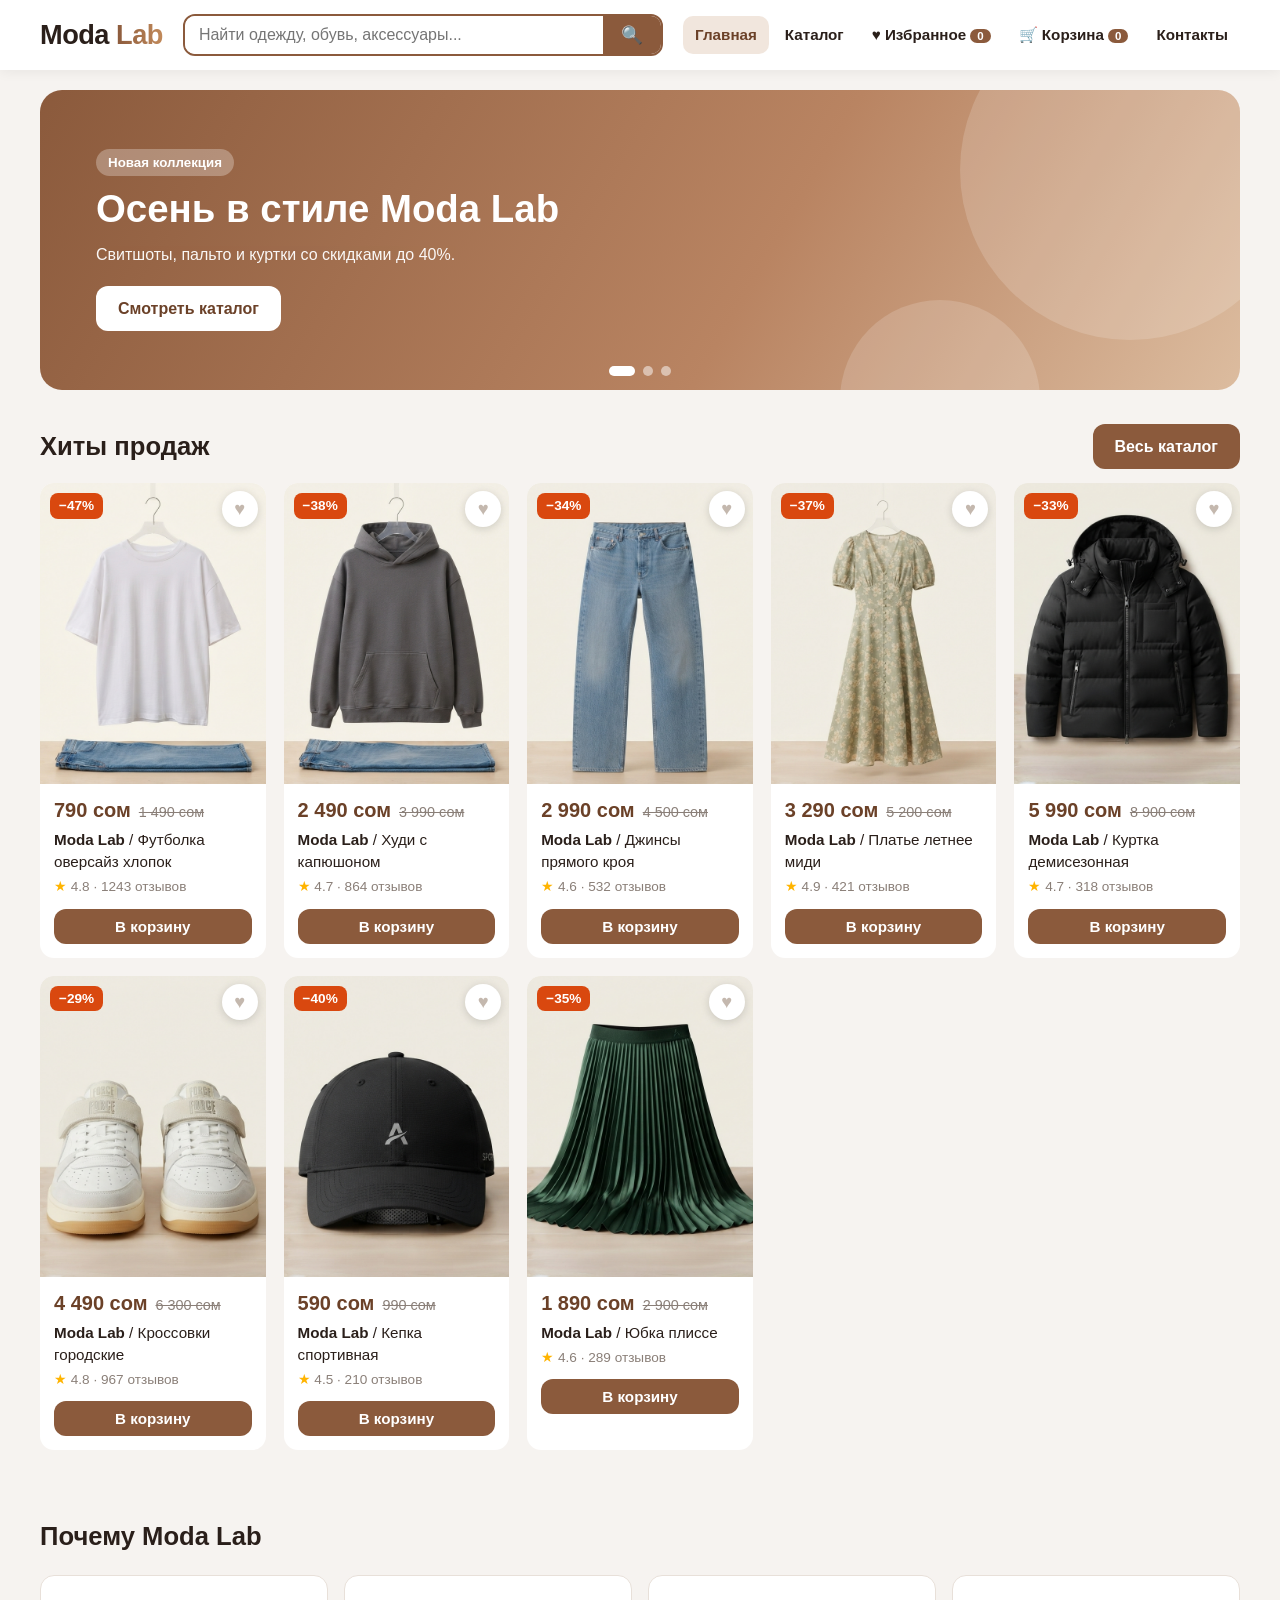
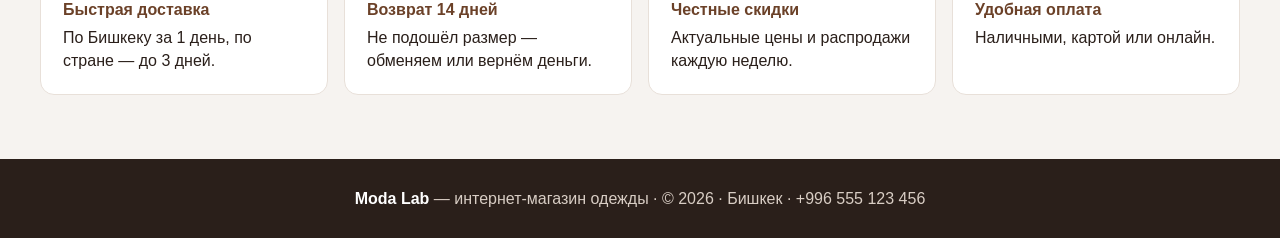
<file: index.html>
<!DOCTYPE html>
<html lang="ru">
<head>
  <meta charset="UTF-8">
  <meta name="viewport" content="width=device-width, initial-scale=1.0">
  <title>Главная — Moda Lab</title>
  <link rel="stylesheet" href="css/style.css">
</head>
<body>
<header>
  <div class="container header-in">
    <a href="index.html" class="logo">Moda <span>Lab</span></a>
    <form class="search" id="headSearch">
      <input type="search" placeholder="Найти одежду, обувь, аксессуары...">
      <button type="submit" aria-label="Поиск">🔍</button>
    </form>
    <button class="burger" id="burger" aria-label="Меню">☰</button>
    <nav id="menu">
      <ul>
        <li><a href="index.html" class="active">Главная</a></li>
        <li><a href="catalog.html">Каталог</a></li>
        <li><a href="favorites.html">♥ Избранное<span class="badge" id="favBadge">0</span></a></li>
        <li><a href="cart.html">🛒 Корзина<span class="badge" id="cartBadge">0</span></a></li>
        <li><a href="contacts.html">Контакты</a></li>
      </ul>
    </nav>
  </div>
</header>

<main class="container">
  <div class="slider">
    <div class="slide s1"><div class="slide-text"><small>Новая коллекция</small><h1>Осень в стиле Moda Lab</h1><p>Свитшоты, пальто и куртки со скидками до 40%.</p><a class="btn btn-white" href="catalog.html">Смотреть каталог</a></div></div>
    <div class="slide s2"><div class="slide-text"><small>Распродажа</small><h1>Скидки до −50% на худи и джинсы</h1><p>Успейте купить любимые вещи по выгодной цене.</p><a class="btn btn-white" href="catalog.html">За покупками</a></div></div>
    <div class="slide s3"><div class="slide-text"><small>Бесплатная доставка</small><h1>Доставим по всему Кыргызстану</h1><p>От 3000 сом — доставка бесплатно.</p><a class="btn btn-white" href="contacts.html">Подробнее</a></div></div>
    <div class="dots" id="dots"></div>
  </div>
</main>
<section>
  <div class="container">
    <div class="head-row"><h2>Хиты продаж</h2><a class="btn" href="catalog.html">Весь каталог</a></div>
    <div class="grid" id="hits" style="margin-top:14px"></div>
  </div>
</section>
<section>
  <div class="container">
    <h2>Почему Moda Lab</h2>
    <ul class="features">
      <li><b>Быстрая доставка</b>По Бишкеку за 1 день, по стране — до 3 дней.</li>
      <li><b>Возврат 14 дней</b>Не подошёл размер — обменяем или вернём деньги.</li>
      <li><b>Честные скидки</b>Актуальные цены и распродажи каждую неделю.</li>
      <li><b>Удобная оплата</b>Наличными, картой или онлайн.</li>
    </ul>
  </div>
</section>
<footer>
  <div class="container"><b>Moda Lab</b> — интернет-магазин одежды · © 2026 · Бишкек · <a href="tel:+996555123456">+996 555 123 456</a></div>
</footer>
<script src="js/script.js"></script>
</body>
</html>
</file>
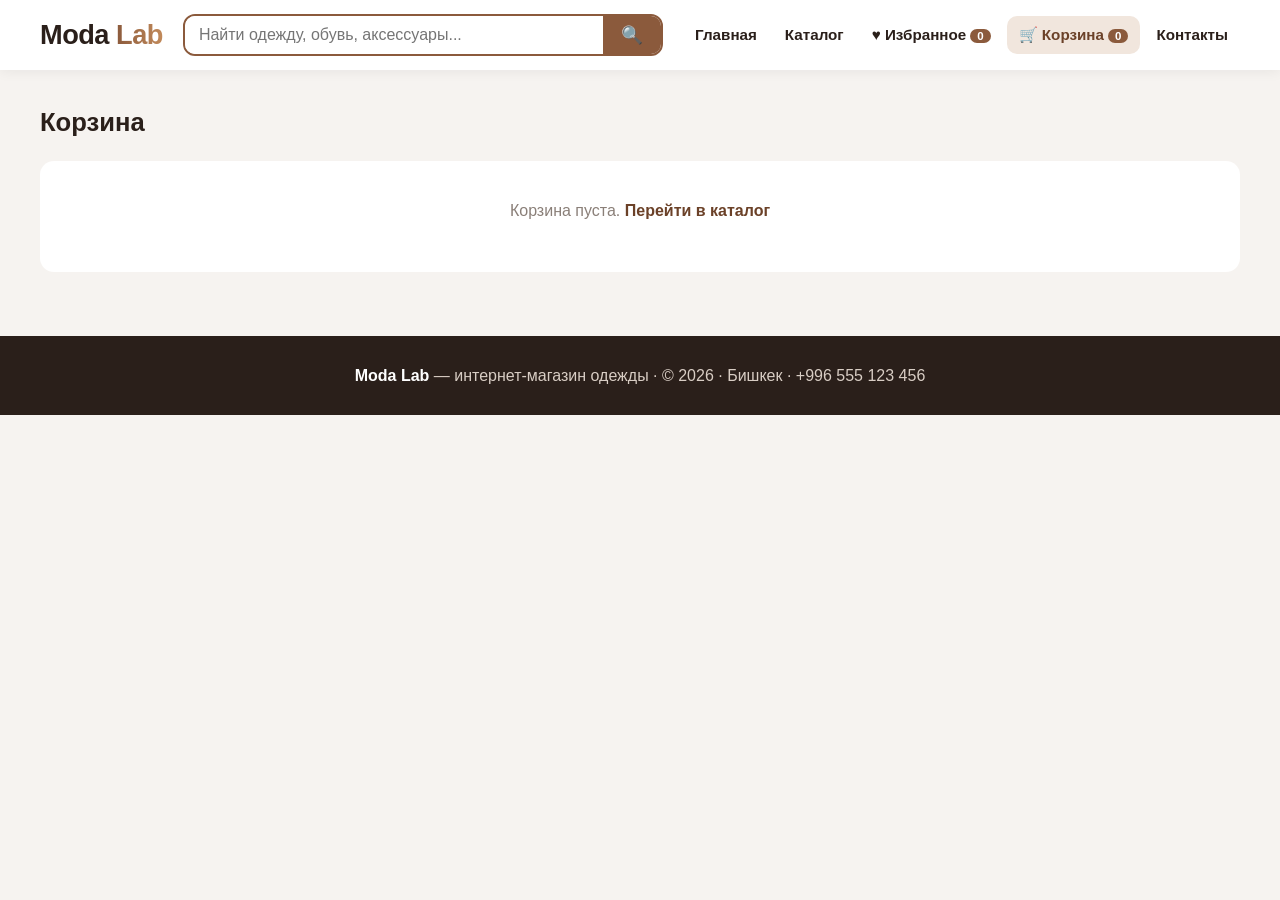
<file: cart.html>
<!DOCTYPE html>
<html lang="ru">
<head>
  <meta charset="UTF-8">
  <meta name="viewport" content="width=device-width, initial-scale=1.0">
  <title>Корзина — Moda Lab</title>
  <link rel="stylesheet" href="css/style.css">
</head>
<body>
<header>
  <div class="container header-in">
    <a href="index.html" class="logo">Moda <span>Lab</span></a>
    <form class="search" id="headSearch">
      <input type="search" placeholder="Найти одежду, обувь, аксессуары...">
      <button type="submit" aria-label="Поиск">🔍</button>
    </form>
    <button class="burger" id="burger" aria-label="Меню">☰</button>
    <nav id="menu">
      <ul>
        <li><a href="index.html">Главная</a></li>
        <li><a href="catalog.html">Каталог</a></li>
        <li><a href="favorites.html">♥ Избранное<span class="badge" id="favBadge">0</span></a></li>
        <li><a href="cart.html" class="active">🛒 Корзина<span class="badge" id="cartBadge">0</span></a></li>
        <li><a href="contacts.html">Контакты</a></li>
      </ul>
    </nav>
  </div>
</header>

<section>
  <div class="container">
    <h2>Корзина</h2>
    <div class="box" id="cartBox"></div>
  </div>
</section>
<footer>
  <div class="container"><b>Moda Lab</b> — интернет-магазин одежды · © 2026 · Бишкек · <a href="tel:+996555123456">+996 555 123 456</a></div>
</footer>
<script src="js/script.js"></script>
</body>
</html>
</file>
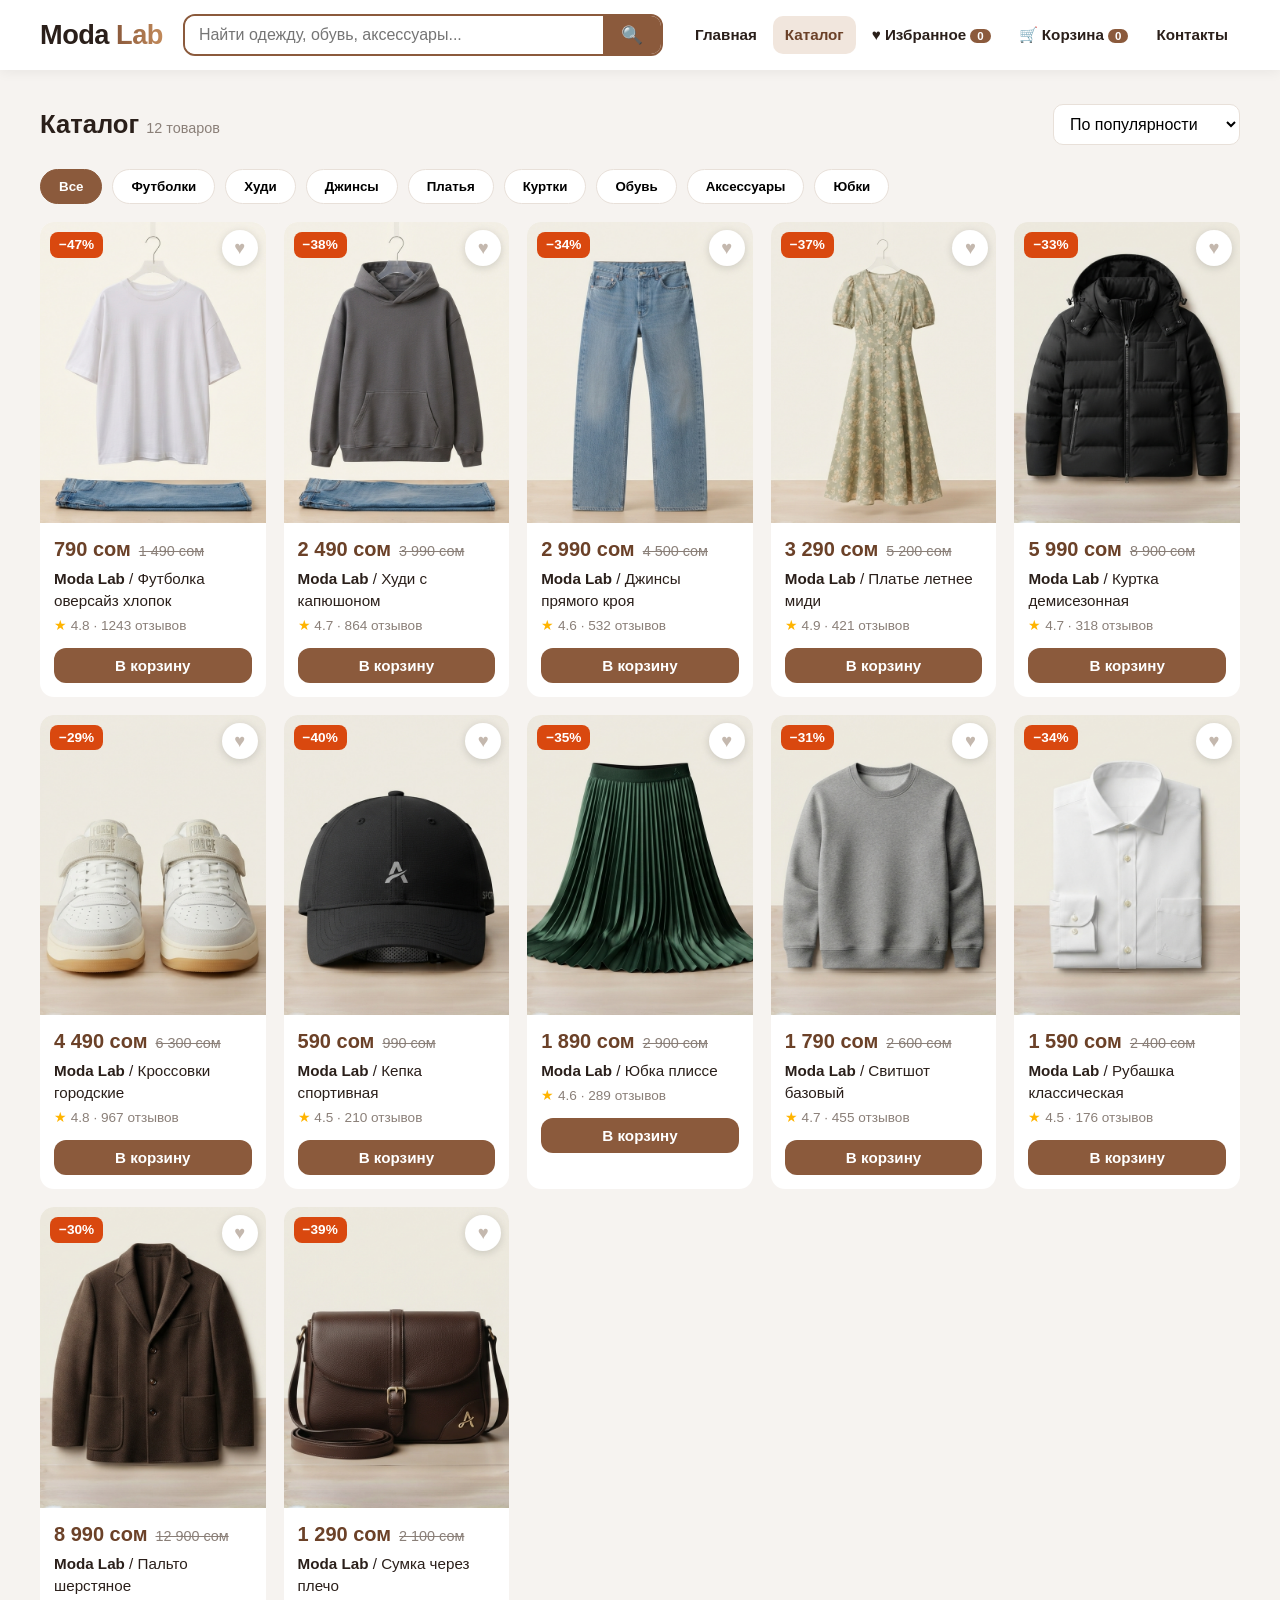
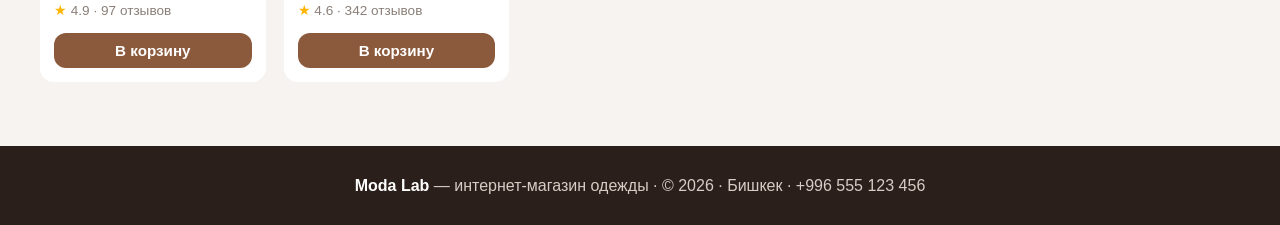
<file: catalog.html>
<!DOCTYPE html>
<html lang="ru">
<head>
  <meta charset="UTF-8">
  <meta name="viewport" content="width=device-width, initial-scale=1.0">
  <title>Каталог — Moda Lab</title>
  <link rel="stylesheet" href="css/style.css">
</head>
<body>
<header>
  <div class="container header-in">
    <a href="index.html" class="logo">Moda <span>Lab</span></a>
    <form class="search" id="headSearch">
      <input type="search" placeholder="Найти одежду, обувь, аксессуары...">
      <button type="submit" aria-label="Поиск">🔍</button>
    </form>
    <button class="burger" id="burger" aria-label="Меню">☰</button>
    <nav id="menu">
      <ul>
        <li><a href="index.html">Главная</a></li>
        <li><a href="catalog.html" class="active">Каталог</a></li>
        <li><a href="favorites.html">♥ Избранное<span class="badge" id="favBadge">0</span></a></li>
        <li><a href="cart.html">🛒 Корзина<span class="badge" id="cartBadge">0</span></a></li>
        <li><a href="contacts.html">Контакты</a></li>
      </ul>
    </nav>
  </div>
</header>

<section>
  <div class="container">
    <div class="head-row">
      <h2>Каталог <small id="count" style="font-size:.9rem;color:var(--gray);font-weight:400"></small></h2>
      <select id="sort">
        <option value="none">По популярности</option>
        <option value="asc">Сначала дешёвые</option>
        <option value="desc">Сначала дорогие</option>
        <option value="rate">По рейтингу</option>
        <option value="sale">По размеру скидки</option>
      </select>
    </div>
    <input type="hidden" id="search">
    <div class="chips" id="chips"></div>
    <div class="grid" id="catalog" style="margin-top:14px"></div>
  </div>
</section>
<footer>
  <div class="container"><b>Moda Lab</b> — интернет-магазин одежды · © 2026 · Бишкек · <a href="tel:+996555123456">+996 555 123 456</a></div>
</footer>
<script src="js/script.js"></script>
</body>
</html>
</file>
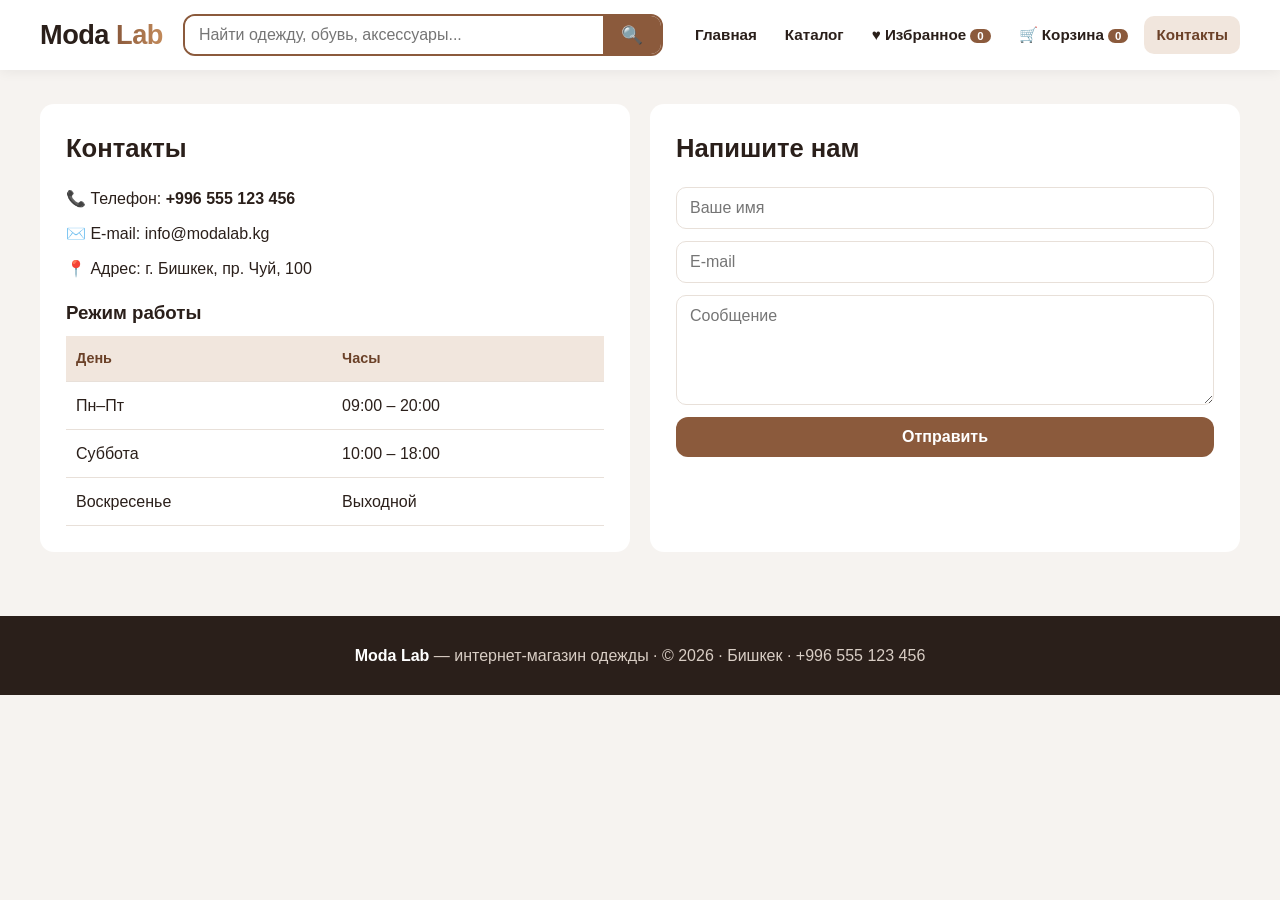
<file: contacts.html>
<!DOCTYPE html>
<html lang="ru">
<head>
  <meta charset="UTF-8">
  <meta name="viewport" content="width=device-width, initial-scale=1.0">
  <title>Контакты — Moda Lab</title>
  <link rel="stylesheet" href="css/style.css">
</head>
<body>
<header>
  <div class="container header-in">
    <a href="index.html" class="logo">Moda <span>Lab</span></a>
    <form class="search" id="headSearch">
      <input type="search" placeholder="Найти одежду, обувь, аксессуары...">
      <button type="submit" aria-label="Поиск">🔍</button>
    </form>
    <button class="burger" id="burger" aria-label="Меню">☰</button>
    <nav id="menu">
      <ul>
        <li><a href="index.html">Главная</a></li>
        <li><a href="catalog.html">Каталог</a></li>
        <li><a href="favorites.html">♥ Избранное<span class="badge" id="favBadge">0</span></a></li>
        <li><a href="cart.html">🛒 Корзина<span class="badge" id="cartBadge">0</span></a></li>
        <li><a href="contacts.html" class="active">Контакты</a></li>
      </ul>
    </nav>
  </div>
</header>

<section>
  <div class="container contacts">
    <div class="panel">
      <h2>Контакты</h2>
      <ul class="info">
        <li>📞 Телефон: <a href="tel:+996555123456"><b>+996 555 123 456</b></a></li>
        <li>✉️ E-mail: info@modalab.kg</li>
        <li>📍 Адрес: г. Бишкек, пр. Чуй, 100</li>
      </ul>
      <h3 style="margin:18px 0 10px">Режим работы</h3>
      <table>
        <tr><th>День</th><th>Часы</th></tr>
        <tr><td>Пн–Пт</td><td>09:00 – 20:00</td></tr>
        <tr><td>Суббота</td><td>10:00 – 18:00</td></tr>
        <tr><td>Воскресенье</td><td>Выходной</td></tr>
      </table>
    </div>
    <div class="panel">
      <h2>Напишите нам</h2>
      <form class="form" id="feedback">
        <input type="text" name="name" placeholder="Ваше имя">
        <input type="text" name="email" placeholder="E-mail">
        <textarea name="text" placeholder="Сообщение"></textarea>
        <button class="btn" type="submit">Отправить</button>
        <div class="msg" id="formMsg"></div>
      </form>
    </div>
  </div>
</section>
<footer>
  <div class="container"><b>Moda Lab</b> — интернет-магазин одежды · © 2026 · Бишкек · <a href="tel:+996555123456">+996 555 123 456</a></div>
</footer>
<script src="js/script.js"></script>
</body>
</html>
</file>
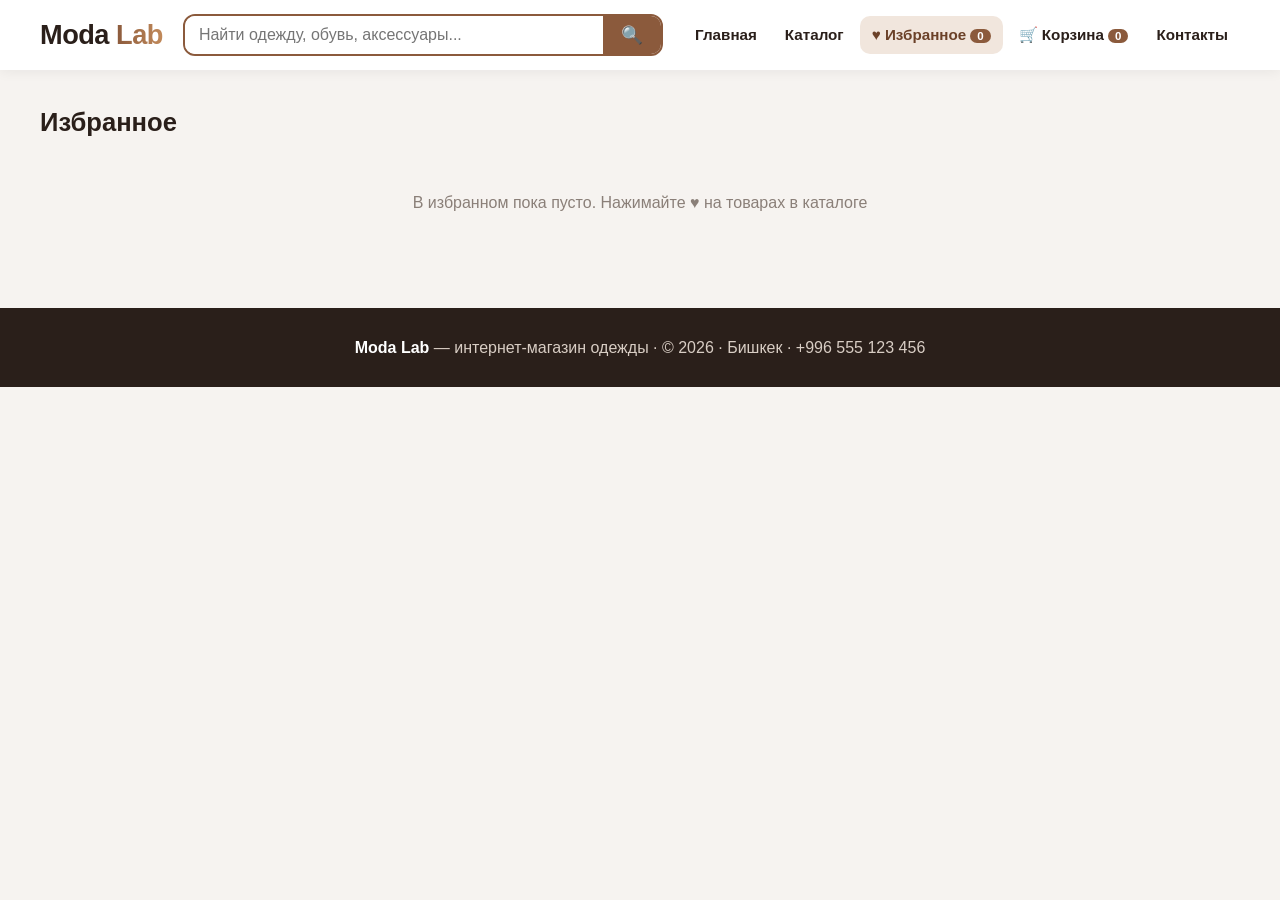
<file: favorites.html>
<!DOCTYPE html>
<html lang="ru">
<head>
  <meta charset="UTF-8">
  <meta name="viewport" content="width=device-width, initial-scale=1.0">
  <title>Избранное — Moda Lab</title>
  <link rel="stylesheet" href="css/style.css">
</head>
<body>
<header>
  <div class="container header-in">
    <a href="index.html" class="logo">Moda <span>Lab</span></a>
    <form class="search" id="headSearch">
      <input type="search" placeholder="Найти одежду, обувь, аксессуары...">
      <button type="submit" aria-label="Поиск">🔍</button>
    </form>
    <button class="burger" id="burger" aria-label="Меню">☰</button>
    <nav id="menu">
      <ul>
        <li><a href="index.html">Главная</a></li>
        <li><a href="catalog.html">Каталог</a></li>
        <li><a href="favorites.html" class="active">♥ Избранное<span class="badge" id="favBadge">0</span></a></li>
        <li><a href="cart.html">🛒 Корзина<span class="badge" id="cartBadge">0</span></a></li>
        <li><a href="contacts.html">Контакты</a></li>
      </ul>
    </nav>
  </div>
</header>

<section>
  <div class="container">
    <h2>Избранное</h2>
    <div class="grid" id="favList"></div>
  </div>
</section>
<footer>
  <div class="container"><b>Moda Lab</b> — интернет-магазин одежды · © 2026 · Бишкек · <a href="tel:+996555123456">+996 555 123 456</a></div>
</footer>
<script src="js/script.js"></script>
</body>
</html>
</file>
<file: css/style.css>
:root {
    --accent: #8b5a3c;          /* основной цвет (кнопки, акценты) */
    --accent-dark: #6b4128;     /* тёмный вариант (цены, наведение) */
    --accent-soft: #f1e6dd;     /* светлый фон (меню, заголовки таблиц) */
    --accent2: #c28a5a;         /* второй цвет для логотипа */
    --sale: #d9480f;            /* цвет значка скидки */

    /* цвета баннера: у каждого слайда три цвета градиента */
    --s1a: #8b5a3c;  --s1b: #b98462;  --s1c: #dcbc9f;
    --s2a: #5c3a24;  --s2b: #8b5a3c;  --s2c: #c08a5f;
    --s3a: #3e2a1e;  --s3b: #7a4f35;  --s3c: #b57f55;

    --dark: #2a1f1a;            /* цвет текста */
    --gray: #8a7f78;            /* серый текст */
    --bg: #f6f3f0;              /* фон страницы */
    --border: #e8e0d9;          /* цвет рамок */
    --radius: 14px;             /* скругление углов */
}

/* Сброс стандартных отступов браузера */
* {
    box-sizing: border-box;
    margin: 0;
    padding: 0;
}

body {
    font-family: "Segoe UI", Arial, sans-serif;
    color: var(--dark);
    background: var(--bg);
    line-height: 1.45;
}

img {
    max-width: 100%;
    display: block;
}

a {
    color: inherit;
    text-decoration: none;
}

/* Контейнер: центрирует содержимое и ограничивает ширину */
.container {
    width: min(1200px, 94%);
    margin: 0 auto;
}


/* ========== 2. ШАПКА И МЕНЮ ========== */

header {
    background: #fff;
    position: sticky;           /* шапка остаётся сверху при прокрутке */
    top: 0;
    z-index: 20;
    box-shadow: 0 2px 12px rgba(0, 0, 0, 0.06);
}

.header-in {
    display: flex;
    align-items: center;
    gap: 20px;
    height: 70px;
}

/* Логотип */
.logo {
    font-size: 1.7rem;
    font-weight: 900;
    letter-spacing: -0.5px;
    white-space: nowrap;
}

/* Слово "Lab" с градиентом */
.logo span {
    background: linear-gradient(90deg, var(--accent), var(--accent2));
    -webkit-background-clip: text;
    background-clip: text;
    color: transparent;
}

/* Строка поиска */
.search {
    flex: 1;
    display: flex;
    max-width: 560px;
    border: 2px solid var(--accent);
    border-radius: 12px;
    overflow: hidden;
}

.search input {
    flex: 1;
    border: 0;
    padding: 10px 14px;
    font-size: 1rem;
    outline: none;
    min-width: 0;
}

.search button {
    border: 0;
    background: var(--accent);
    color: #fff;
    padding: 0 18px;
    font-size: 1.1rem;
    cursor: pointer;
}

.search button:hover {
    background: var(--accent-dark);
}

/* Меню */
nav ul {
    list-style: none;
    display: flex;
    gap: 4px;
}

nav a {
    display: block;
    padding: 8px 12px;
    border-radius: 10px;
    font-weight: 600;
    font-size: 0.95rem;
    white-space: nowrap;
}

nav a:hover {
    background: var(--accent-soft);
}

/* Текущая страница в меню */
nav a.active {
    background: var(--accent-soft);
    color: var(--accent-dark);
}

/* Кружок со счётчиком (избранное, корзина) */
.badge {
    background: var(--accent);
    color: #fff;
    border-radius: 20px;
    font-size: 0.72rem;
    padding: 1px 7px;
    margin-left: 4px;
}

/* Кнопка-бургер: на компьютере скрыта, на телефоне показывается */
.burger {
    display: none;
    background: none;
    border: 0;
    font-size: 1.8rem;
    cursor: pointer;
    margin-left: auto;
}


/* ========== 3. КНОПКИ ========== */

.btn {
    display: inline-block;
    background: var(--accent);
    color: #fff;
    border: 0;
    padding: 11px 22px;
    border-radius: 12px;
    font-size: 1rem;
    font-weight: 600;
    cursor: pointer;
    transition: 0.2s;
}

.btn:hover {
    background: var(--accent-dark);
}

/* Белая кнопка (на баннере) */
.btn-white {
    background: #fff;
    color: var(--accent-dark);
}

.btn-white:hover {
    background: var(--accent-soft);
}


/* ========== 4. БАННЕР (СЛАЙДЕР) ========== */

.slider {
    position: relative;
    margin-top: 20px;
    border-radius: 22px;
    overflow: hidden;
    height: 300px;
}

/* Каждый слайд лежит поверх другого, виден только активный */
.slide {
    position: absolute;
    inset: 0;
    display: flex;
    align-items: center;
    padding: 0 56px;
    color: #fff;
    opacity: 0;
    transition: opacity 0.6s;
    overflow: hidden;
}

.slide.active {
    opacity: 1;
    z-index: 1;
}

/* Декоративные полупрозрачные круги */
.slide::before,
.slide::after {
    content: "";
    position: absolute;
    border-radius: 50%;
    background: rgba(255, 255, 255, 0.16);
}

.slide::before {
    width: 340px;
    height: 340px;
    right: -60px;
    top: -90px;
}

.slide::after {
    width: 200px;
    height: 200px;
    right: 200px;
    bottom: -110px;
}

/* Цвета трёх слайдов */
.s1 { background: linear-gradient(120deg, var(--s1a), var(--s1b) 60%, var(--s1c)); }
.s2 { background: linear-gradient(120deg, var(--s2a), var(--s2b) 65%, var(--s2c)); }
.s3 { background: linear-gradient(120deg, var(--s3a), var(--s3b) 55%, var(--s3c)); }

/* Текст на слайде */
.slide-text {
    position: relative;
    z-index: 2;
    max-width: 520px;
}

.slide-text small {
    display: inline-block;
    background: rgba(255, 255, 255, 0.28);
    padding: 4px 12px;
    border-radius: 20px;
    font-weight: 600;
    margin-bottom: 12px;
}

.slide-text h1 {
    font-size: 2.4rem;
    line-height: 1.1;
    margin-bottom: 12px;
}

.slide-text p {
    margin-bottom: 20px;
    opacity: 0.95;
}

/* Точки переключения слайдов */
.dots {
    position: absolute;
    bottom: 14px;
    left: 0;
    right: 0;
    display: flex;
    justify-content: center;
    gap: 8px;
    z-index: 3;
}

.dots button {
    width: 10px;
    height: 10px;
    border-radius: 50%;
    border: 0;
    background: rgba(255, 255, 255, 0.5);
    cursor: pointer;
}

.dots button.active {
    background: #fff;
    width: 26px;
    border-radius: 10px;
}


/* ========== 5. КАТЕГОРИИ (кнопки над каталогом) ========== */

.chips {
    display: flex;
    gap: 10px;
    overflow-x: auto;
    padding: 18px 0 4px;
    scrollbar-width: none;
}

.chip {
    flex: none;
    background: #fff;
    border: 1px solid var(--border);
    padding: 9px 18px;
    border-radius: 30px;
    font-weight: 600;
    cursor: pointer;
    transition: 0.2s;
}

.chip:hover {
    border-color: var(--accent);
    color: var(--accent-dark);
}

/* Выбранная категория */
.chip.on {
    background: var(--accent);
    border-color: var(--accent);
    color: #fff;
}


/* ========== 6. ОБЩИЕ БЛОКИ ========== */

section {
    padding: 34px 0;
}

h2 {
    font-size: 1.6rem;
    margin-bottom: 20px;
}

/* Строка: заголовок слева, кнопка или список справа */
.head-row {
    display: flex;
    align-items: center;
    justify-content: space-between;
    flex-wrap: wrap;
    gap: 12px;
    margin-bottom: 6px;
}

.head-row h2 {
    margin: 0;
}

select {
    padding: 10px 12px;
    border: 1px solid var(--border);
    border-radius: 10px;
    font-size: 1rem;
    background: #fff;
}

/* Блоки преимуществ на главной */
.features {
    display: grid;
    grid-template-columns: repeat(auto-fit, minmax(220px, 1fr));
    gap: 16px;
    list-style: none;
}

.features li {
    background: #fff;
    border-radius: var(--radius);
    padding: 22px;
    border: 1px solid var(--border);
}

.features b {
    display: block;
    color: var(--accent-dark);
    margin-bottom: 4px;
}


/* ========== 7. КАРТОЧКИ ТОВАРОВ ========== */

/* Сетка: карточки сами перестраиваются по ширине экрана */
.grid {
    display: grid;
    grid-template-columns: repeat(auto-fill, minmax(210px, 1fr));
    gap: 18px;
}

.card {
    background: #fff;
    border-radius: var(--radius);
    overflow: hidden;
    position: relative;
    display: flex;
    flex-direction: column;
    transition: 0.2s;
}

/* Карточка приподнимается при наведении */
.card:hover {
    box-shadow: 0 10px 26px rgba(107, 65, 40, 0.18);
    transform: translateY(-3px);
}

/* Область с фото */
.thumb {
    aspect-ratio: 3 / 4;
    background: #ece6e0;
    position: relative;
    overflow: hidden;
}

.thumb img {
    width: 100%;
    height: 100%;
    object-fit: cover;
}

/* Заглушка, если фото не найдено */
.thumb.noimg {
    display: flex;
    align-items: center;
    justify-content: center;
    color: var(--gray);
    font-size: 0.9rem;
    text-align: center;
    padding: 10px;
}

/* Значок скидки */
.sale {
    position: absolute;
    left: 10px;
    top: 10px;
    background: var(--sale);
    color: #fff;
    font-weight: 700;
    font-size: 0.85rem;
    padding: 3px 9px;
    border-radius: 8px;
    z-index: 2;
}

/* Кнопка-сердечко */
.fav {
    position: absolute;
    top: 8px;
    right: 8px;
    background: #fff;
    border: 0;
    border-radius: 50%;
    width: 36px;
    height: 36px;
    font-size: 1.15rem;
    cursor: pointer;
    color: #c4b8ae;
    box-shadow: 0 2px 8px rgba(0, 0, 0, 0.15);
    z-index: 2;
}

/* Товар в избранном */
.fav.on {
    color: var(--accent);
}

/* Текст под фото */
.card-body {
    padding: 12px 14px 14px;
    display: flex;
    flex-direction: column;
    gap: 4px;
    flex: 1;
}

.price-row {
    display: flex;
    align-items: baseline;
    gap: 8px;
}

.price {
    font-size: 1.25rem;
    font-weight: 800;
    color: var(--accent-dark);
}

/* Старая цена зачёркнута */
.old {
    color: var(--gray);
    text-decoration: line-through;
    font-size: 0.9rem;
}

.title {
    font-size: 0.95rem;
}

.title b {
    font-weight: 700;
}

.rating {
    color: var(--gray);
    font-size: 0.85rem;
}

/* Жёлтая звезда рейтинга */
.rating i {
    color: #ffb400;
    font-style: normal;
}

.card .btn {
    margin-top: 8px;
    padding: 9px;
    font-size: 0.95rem;
}

/* Надпись "Ничего не найдено" */
.empty {
    color: var(--gray);
    padding: 30px 0;
    text-align: center;
    grid-column: 1 / -1;
}


/* ========== 8. КОРЗИНА ========== */

.box {
    background: #fff;
    border-radius: var(--radius);
    padding: 8px 18px 20px;
}

table {
    width: 100%;
    border-collapse: collapse;
}

th,
td {
    padding: 12px 10px;
    text-align: left;
    border-bottom: 1px solid var(--border);
}

th {
    color: var(--gray);
    font-weight: 600;
    font-size: 0.9rem;
}

/* Маленькое фото товара в корзине */
.cart-img {
    width: 64px;
    height: 80px;
    object-fit: cover;
    border-radius: 8px;
    background: #ece6e0;
}

/* Кнопки + и − */
.qty button {
    width: 30px;
    height: 30px;
    border: 1px solid var(--border);
    background: #fff;
    border-radius: 8px;
    cursor: pointer;
}

.qty span {
    display: inline-block;
    min-width: 30px;
    text-align: center;
}

/* Кнопка удаления ✕ */
.remove {
    background: none;
    border: 0;
    color: var(--accent-dark);
    cursor: pointer;
    font-size: 1.1rem;
}

.total {
    text-align: right;
    font-size: 1.5rem;
    font-weight: 800;
    margin: 18px 0;
}

/* Прокрутка таблицы на узких экранах */
.table-wrap {
    overflow-x: auto;
}


/* ========== 9. КОНТАКТЫ И ФОРМА ========== */

/* Две колонки: контакты слева, форма справа */
.contacts {
    display: grid;
    grid-template-columns: 1fr 1fr;
    gap: 20px;
}

.panel {
    background: #fff;
    border-radius: var(--radius);
    padding: 26px;
}

.info {
    list-style: none;
}

.info li {
    margin-bottom: 12px;
}

.panel table th {
    background: var(--accent-soft);
    color: var(--accent-dark);
}

/* Форма обратной связи */
.form {
    display: flex;
    flex-direction: column;
    gap: 12px;
}

.form input,
.form textarea {
    padding: 11px 13px;
    border: 1px solid var(--border);
    border-radius: 10px;
    font-size: 1rem;
    font-family: inherit;
}

/* Подсветка поля при вводе */
.form input:focus,
.form textarea:focus {
    outline: 2px solid var(--accent-soft);
    border-color: var(--accent);
}

.form textarea {
    min-height: 110px;
    resize: vertical;
}

/* Сообщение под формой: скрыто, пока не появится текст */
.msg {
    padding: 12px;
    border-radius: 10px;
    display: none;
}

.msg.ok {
    display: block;
    background: #dcfce7;
    color: #166534;
}

.msg.err {
    display: block;
    background: #fee2e2;
    color: #991b1b;
}


/* ========== 10. ПОДВАЛ ========== */

footer {
    background: var(--dark);
    color: #d8cdc4;
    padding: 28px 0;
    margin-top: 30px;
    text-align: center;
}

footer b {
    color: #fff;
}


/* ========== 11. АДАПТИВ ДЛЯ ТЕЛЕФОНОВ И ПЛАНШЕТОВ ========== */

/* Планшеты: контакты в одну колонку */
@media (max-width: 900px) {
    .contacts {
        grid-template-columns: 1fr;
    }
}

/* Телефоны */
@media (max-width: 768px) {
    .header-in {
        flex-wrap: wrap;
        height: auto;
        padding: 10px 0;
        gap: 10px;
    }

    .burger {
        display: block;         /* показываем кнопку-бургер */
    }

    .search {
        order: 3;
        flex: 1 1 100%;
        max-width: none;
    }

    /* Меню скрыто и открывается по нажатию на бургер */
    nav {
        display: none;
        order: 4;
        flex: 1 1 100%;
    }

    nav.open {
        display: block;
    }

    nav ul {
        flex-direction: column;
    }

    .slider {
        height: 250px;
        border-radius: 16px;
    }

    .slide {
        padding: 0 24px;
    }

    .slide-text h1 {
        font-size: 1.6rem;
    }

    /* На телефоне по 2 карточки в ряд */
    .grid {
        grid-template-columns: repeat(2, 1fr);
        gap: 12px;
    }
}
</file>
